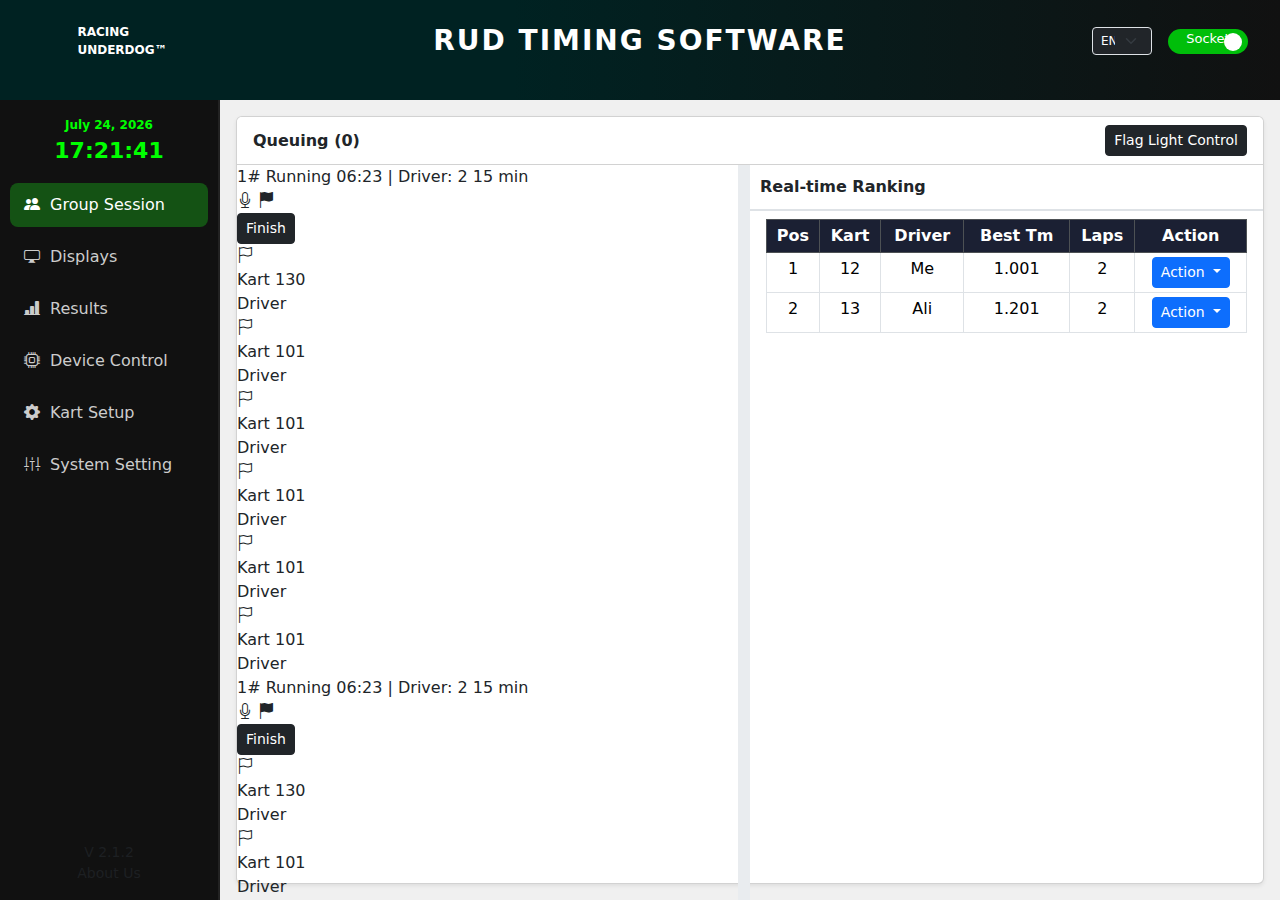
<file: index.html>
<!DOCTYPE html>
<html lang="en">
<head>
    <meta charset="utf-8">
    <meta name="viewport" content="initial-scale=1, width=device-width, viewport-fit=cover">
    <title>RUD TIMING SOFTWARE</title>
    <link href="https://cdn.jsdelivr.net/npm/bootstrap@5.3.3/dist/css/bootstrap.min.css" rel="stylesheet">
    <link rel="stylesheet" href="https://cdn.jsdelivr.net/npm/bootstrap-icons@1.11.3/font/bootstrap-icons.css">
    <link rel="stylesheet" href="src/css/style.css">
</head>
<body>
    <header class="header_bar">
        <div class="container-fluid">
            <div class="row align-items-center">
                <div class="col-md-2 d-flex align-items-center">
                    <div class="d-flex align-items-center">
                        <div class="logo d-flex align-items-center justify-content-center text-white fw-bold" style="font-size: 12px;">
                            RACING<br>UNDERDOG™
                        </div>
                    </div>
                </div>
                <div class="col-md-8 text-center">
                    <h1 class="m-0 fw-bold" style="font-size: 28px; letter-spacing: 2px;">RUD TIMING SOFTWARE</h1>
                </div>
                <div class="col-md-2 d-flex justify-content-end align-items-center gap-3">
                    <select class="form-select form-select-sm bg-dark text-white" style="width: 60px; font-size: 12px;">
                        <option value="en" selected>EN</option>
                        <option value="my">MY</option>
                    </select>
                    <label class="switch">
                        <input type="checkbox" checked>
                        <span class="slider round">Socket</span>
                    </label>
                </div>
            </div>
        </div>
    </header>

    <div class="app_shell">
        <div class="app_row">
            <aside class="sidebar">
                <div class="sidebar_time">
                    <div id="date" style="font-size:12px;"></div>
                    <div id="clock" style="font-size:22px;"></div>
                </div>
                <nav class="flex-grow-1">
                    <ul class="nav flex-column">
                        <li class="nav-item"><a class="nav-link active" href="#"><i class="bi bi-people-fill"></i> Group Session</a></li>
                        <li class="nav-item"><a class="nav-link" href="#"><i class="bi bi-display"></i> Displays</a></li>
                        <li class="nav-item"><a class="nav-link" href="result.html"><i class="bi bi-bar-chart-line-fill"></i> Results</a></li>
                        <li class="nav-item"><a class="nav-link" href="#"><i class="bi bi-cpu"></i> Device Control</a></li>
                        <li class="nav-item"><a class="nav-link" href="kartSetup.html"><i class="bi bi-gear-fill"></i> Kart Setup</a></li>
                        <li class="nav-item"><a class="nav-link" href="setting.html"><i class="bi bi-sliders2-vertical"></i> System Setting</a></li>
                    </ul>
                </nav>
                <div class="text-center text-muted small pb-3">
                    <div>V 2.1.2</div>
                    <div>About Us</div>
                </div>
            </aside>

            <main class="main-content">
                <div class="card app_card shadow-sm w-100">
                    <div class="card-header card_header_with_controls bg-white d-flex justify-content-between align-items-center">
                        <span class=" fw-bold">Queuing (0)</span>
                        <div >
                            <span class="flag green"></span>
                            <span class="flag yellow"></span>
                            <span class="flag red"></span>
                            <span class="flag red"></span>
                            <button class="btn btn-sm btn-dark ms-2">Flag Light Control</button>
                        </div>
                    </div>

                    <div class="card_body app_card_body main_content_layout">
                        <div class="row g-0 h-100">
                            <!-- Main content -->
                            <div class="col-lg-6 col-md-6 col-12 thick_border_end">
                                <!-- Running Session Status Bar -->
                                <div class="session_status_bar">
                                    <div class="session_info">
                                        <span>1#</span>
                                        <span class="session_badge running">Running</span>
                                        <span class="session_details">06:23 | Driver: 2</span>
                                        <span class="session_badge red">15 min</span>
                                        <div class="session_icons">
                                            <i class="bi bi-mic"></i>
                                            <i class="bi bi-flag-fill"></i>
                                        </div>
                                    </div>
                                    <button class="btn btn-dark btn-sm finish_btn">Finish</button>
                                </div>

                                <!-- Kart Display Section -->
                                <div class="kart_display_section">
                                    <div class="kart_display_grid">
                                        <div class="kart_display_card">
                                            <div class="kart_icon">
                                                <i class="bi bi-flag"></i>
                                            </div>
                                            <div class="kart_display_number">Kart 130</div>
                                            <div class="kart_display_driver">Driver</div>
                                        </div>
                                        <div class="kart_display_card">
                                            <div class="kart_icon">
                                                <i class="bi bi-flag"></i>
                                            </div>
                                            <div class="kart_display_number">Kart 101</div>
                                            <div class="kart_display_driver">Driver</div>
                                        </div>
                                        <div class="kart_display_card">
                                            <div class="kart_icon">
                                                <i class="bi bi-flag"></i>
                                            </div>
                                            <div class="kart_display_number">Kart 101</div>
                                            <div class="kart_display_driver">Driver</div>
                                        </div>
                                        <div class="kart_display_card">
                                            <div class="kart_icon">
                                                <i class="bi bi-flag"></i>
                                            </div>
                                            <div class="kart_display_number">Kart 101</div>
                                            <div class="kart_display_driver">Driver</div>
                                        </div>
                                        <div class="kart_display_card">
                                            <div class="kart_icon">
                                                <i class="bi bi-flag"></i>
                                            </div>
                                            <div class="kart_display_number">Kart 101</div>
                                            <div class="kart_display_driver">Driver</div>
                                        </div>
                                        <div class="kart_display_card">
                                            <div class="kart_icon">
                                                <i class="bi bi-flag"></i>
                                            </div>
                                            <div class="kart_display_number">Kart 101</div>
                                            <div class="kart_display_driver">Driver</div>
                                        </div>
                                    </div>
                                </div>

                                <!-- Running Session Status Bar -->
                                <div class="session_status_bar">
                                    <div class="session_info">
                                        <span>1#</span>
                                        <span class="session_badge running">Running</span>
                                        <span class="session_details">06:23 | Driver: 2</span>
                                        <span class="session_badge red">15 min</span>
                                        <div class="session_icons">
                                            <i class="bi bi-mic"></i>
                                            <i class="bi bi-flag-fill"></i>
                                        </div>
                                    </div>
                                    <button class="btn btn-dark btn-sm finish_btn">Finish</button>
                                </div>

                                <!-- Kart Display Section -->
                                <div class="kart_display_section">
                                    <div class="kart_display_grid">
                                        <div class="kart_display_card">
                                            <div class="kart_icon">
                                                <i class="bi bi-flag"></i>
                                            </div>
                                            <div class="kart_display_number">Kart 130</div>
                                            <div class="kart_display_driver">Driver</div>
                                        </div>
                                        <div class="kart_display_card">
                                            <div class="kart_icon">
                                                <i class="bi bi-flag"></i>
                                            </div>
                                            <div class="kart_display_number">Kart 101</div>
                                            <div class="kart_display_driver">Driver</div>
                                        </div>
                                        <div class="kart_display_card">
                                            <div class="kart_icon">
                                                <i class="bi bi-flag"></i>
                                            </div>
                                            <div class="kart_display_number">Kart 101</div>
                                            <div class="kart_display_driver">Driver</div>
                                        </div>
                                        <div class="kart_display_card">
                                            <div class="kart_icon">
                                                <i class="bi bi-flag"></i>
                                            </div>
                                            <div class="kart_display_number">Kart 101</div>
                                            <div class="kart_display_driver">Driver</div>
                                        </div>
                                        <div class="kart_display_card">
                                            <div class="kart_icon">
                                                <i class="bi bi-flag"></i>
                                            </div>
                                            <div class="kart_display_number">Kart 101</div>
                                            <div class="kart_display_driver">Driver</div>
                                        </div>
                                        <div class="kart_display_card">
                                            <div class="kart_icon">
                                                <i class="bi bi-flag"></i>
                                            </div>
                                            <div class="kart_display_number">Kart 101</div>
                                            <div class="kart_display_driver">Driver</div>
                                        </div>
                                    </div>
                                </div>

                                <div class="no_data_wrap">
                                    <!-- <div class="no_data_center">
                                        <p class="text-muted m-0">No drivers queued.</p>
                                    </div> -->
                                    <div class="add_session_bar">
                                        <button class="btn btn_custom">Add Session</button>
                                    </div>
                                </div>
                            </div>
                        
                            <!-- Ranking panel -->
                            <div class="col-lg-6 col-md-6 col-12">
                                <div class="ranking_header">Real-time Ranking</div>
                                <div class="p-3 pt-2">
                                    <table class="table table-sm table-bordered mb-0 text-center">
                                        <thead class="table-dark">
                                            <tr>
                                                <th>Pos</th>
                                                <th>Kart</th>
                                                <th>Driver</th>
                                                <th>Best Tm</th>
                                                <th>Laps</th>
                                                <th>Action</th>
                                            </tr>
                                        </thead>
                                        <tbody>
                                            <tr>
                                                <!-- <td colspan="6" class="text-muted">No data</td> -->
                                                <td>1</td>
                                                <td>12</td>
                                                <td>Me</td>
                                                <td>1.001</td>
                                                <td>2</td>
                                                <td>
                                                    <div class="btn-group">
                                                        <button class="btn btn-sm btn-primary dropdown-toggle" data-bs-toggle="dropdown">
                                                        Action
                                                        </button>
                                                        <ul class="dropdown-menu dropdown-menu-end">
                                                        <li>
                                                            <input type="number" step="0.001" class="form-control form-control-sm" placeholder="Penalty (sec)">
                                                        </li>
                                                        <li><hr class="dropdown-divider"></li>
                                                        <li><a class="dropdown-item text-warning" href="#">Disqualified (DQ)</a></li>
                                                        <li><a class="dropdown-item text-danger" href="#">Did Not Finish (DNF)</a></li>
                                                        </ul>
                                                    </div>
                                                </td>
                                            </tr>
                                            <tr>
                                                
                                                <td>2</td>
                                                <td>13</td>
                                                <td>Ali</td>
                                                <td>1.201</td>
                                                <td>2</td>
                                                <td>
                                                    <div class="btn-group">
                                                        <button class="btn btn-sm btn-primary dropdown-toggle" data-bs-toggle="dropdown">
                                                        Action
                                                        </button>
                                                        <ul class="dropdown-menu dropdown-menu-end">
                                                        <li>
                                                            <input type="number" step="0.001" class="form-control form-control-sm" placeholder="Penalty (sec)">
                                                        </li>
                                                        <li><hr class="dropdown-divider"></li>
                                                        <li><a class="dropdown-item text-warning" href="#">Disqualified (DQ)</a></li>
                                                        <li><a class="dropdown-item text-danger" href="#">Did Not Finish (DNF)</a></li>
                                                        </ul>
                                                    </div>
                                                </td>
                                            </tr>
                                        </tbody>
                                    </table>
                                </div>
                            </div>
                        </div>
                    </div>
                </div>
            </main>
        </div>
    </div>
    <script src="https://cdn.jsdelivr.net/npm/bootstrap@5.3.3/dist/js/bootstrap.bundle.min.js"></script>
    <script>
        // Live Clock
        function updateClock() {
            const now = new Date();
            const dateStr = now.toLocaleDateString("en-US", { year: "numeric", month: "long", day: "numeric" });
            const timeStr = now.toLocaleTimeString("en-US", { hour12: false });
            document.getElementById("date").textContent = dateStr;
            document.getElementById("clock").textContent = timeStr;
        }
        setInterval(updateClock, 1000);
        updateClock();  
    </script>
</body>
</html>
</file>
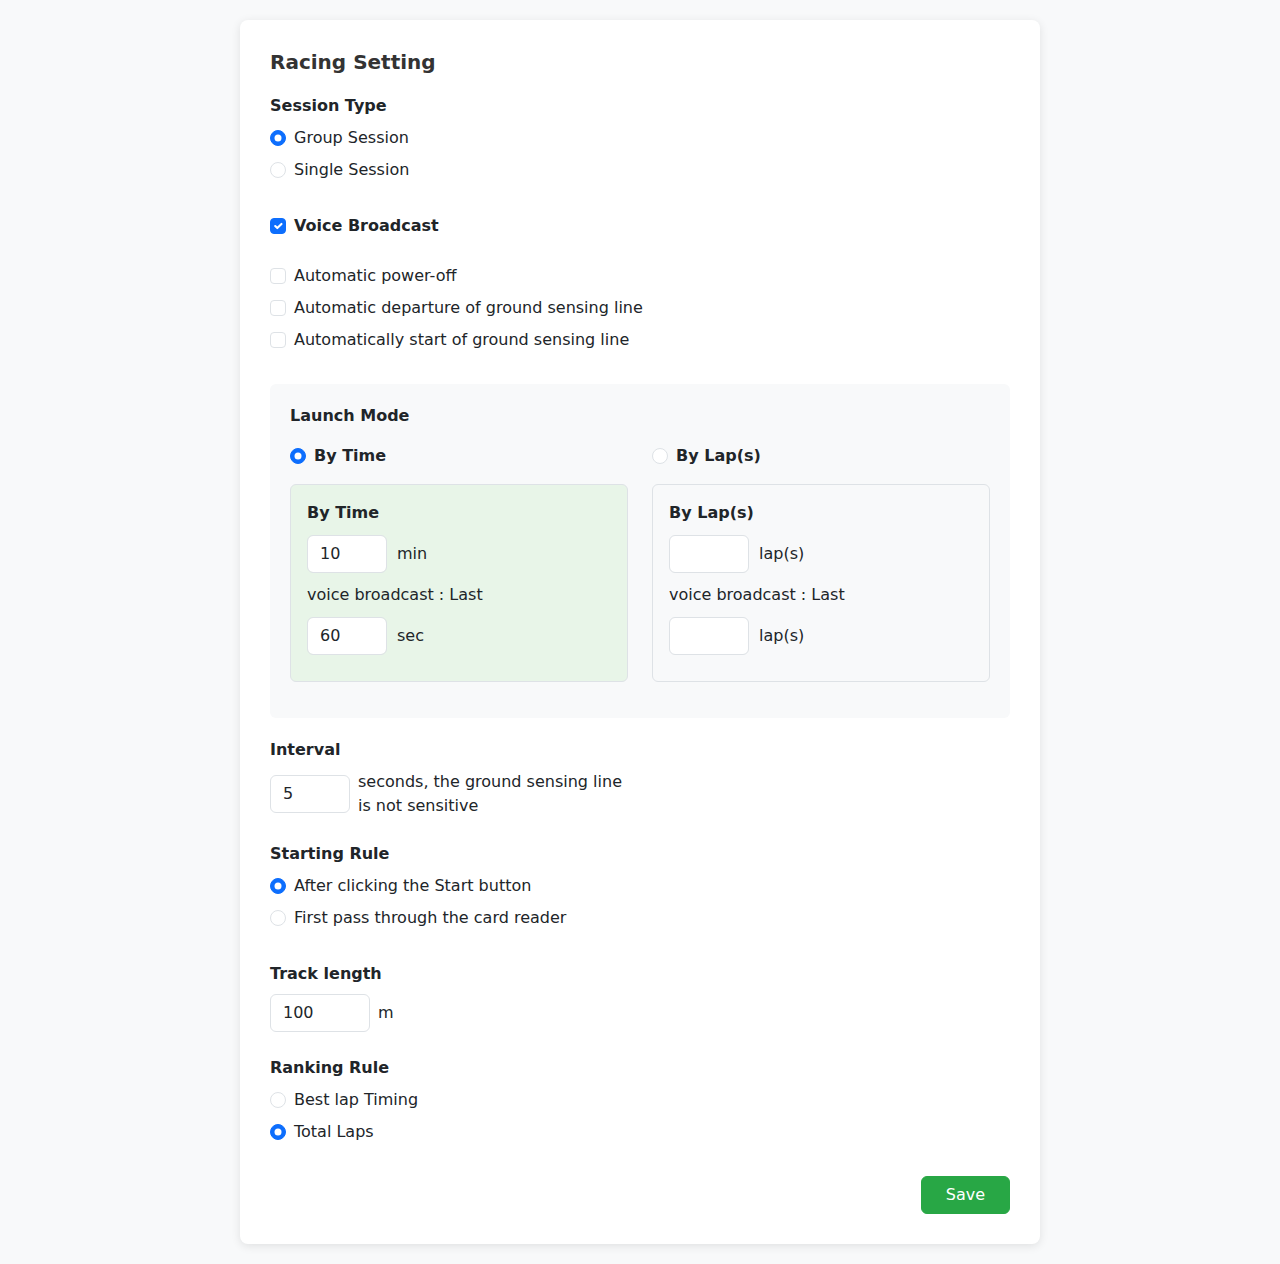
<file: paste.html>
<!DOCTYPE html>
<html lang="en">
<head>
    <meta charset="UTF-8">
    <meta name="viewport" content="width=device-width, initial-scale=1.0">
    <title>Racing Settings</title>
    <link href="https://cdnjs.cloudflare.com/ajax/libs/bootstrap/5.3.0/css/bootstrap.min.css" rel="stylesheet">
    <style>
        body {
            background-color: #f8f9fa;
            padding: 20px;
        }
        .settings-container {
            max-width: 800px;
            margin: 0 auto;
            background: white;
            border-radius: 8px;
            padding: 30px;
            box-shadow: 0 2px 10px rgba(0,0,0,0.1);
        }
        .section-title {
            font-size: 1.25rem;
            font-weight: 600;
            margin-bottom: 20px;
            color: #333;
        }
        .launch-mode-section {
            background-color: #f8f9fa;
            border-radius: 6px;
            padding: 20px;
            margin: 20px 0;
        }
        .time-input-group {
            display: flex;
            align-items: center;
            gap: 10px;
            margin: 10px 0;
        }
        .time-input {
            width: 80px;
        }
        .save-btn {
            background-color: #28a745;
            border-color: #28a745;
        }
        .save-btn:hover {
            background-color: #218838;
            border-color: #1e7e34;
        }
    </style>
</head>
<body>
    <div class="settings-container">
        <h2 class="section-title">Racing Setting</h2>
        
        <form action="#" method="POST">
            <!-- Session Type -->
            <div class="row mb-4">
                <div class="col-md-6">
                    <label class="form-label d-block fw-semibold">Session Type</label>
                    <div class="form-check mb-2">
                        <input class="form-check-input" type="radio" name="session_type" id="group_session" value="group" checked>
                        <label class="form-check-label" for="group_session">
                            Group Session
                        </label>
                    </div>
                    <div class="form-check mb-2">
                        <input class="form-check-input" type="radio" name="session_type" id="single_session" value="single">
                        <label class="form-check-label" for="single_session">
                            Single Session
                        </label>
                    </div>
                </div>
            </div>

            <!-- Voice Broadcast -->
            <div class="row mb-4">
                <div class="col-12">
                    <div class="form-check">
                        <input class="form-check-input" type="checkbox" id="voice_broadcast" name="voice_broadcast" checked>
                        <label class="form-check-label fw-semibold" for="voice_broadcast">
                            Voice Broadcast
                        </label>
                    </div>
                </div>
            </div>

            <!-- Additional Options -->
            <div class="row mb-4">
                <div class="col-12">
                    <div class="form-check mb-2">
                        <input class="form-check-input" type="checkbox" id="auto_power_off" name="auto_power_off">
                        <label class="form-check-label" for="auto_power_off">
                            Automatic power-off
                        </label>
                    </div>
                    <div class="form-check mb-2">
                        <input class="form-check-input" type="checkbox" id="auto_departure" name="auto_departure">
                        <label class="form-check-label" for="auto_departure">
                            Automatic departure of ground sensing line
                        </label>
                    </div>
                    <div class="form-check mb-2">
                        <input class="form-check-input" type="checkbox" id="auto_start" name="auto_start">
                        <label class="form-check-label" for="auto_start">
                            Automatically start of ground sensing line
                        </label>
                    </div>
                </div>
            </div>

            <!-- Launch Mode -->
            <div class="launch-mode-section">
                <label class="form-label d-block fw-semibold mb-3">Launch Mode</label>
                
                <div class="row">
                    <div class="col-md-6">
                        <div class="form-check mb-3">
                            <input class="form-check-input" type="radio" name="launch_mode" id="by_time" value="time" checked>
                            <label class="form-check-label fw-semibold" for="by_time">
                                By Time
                            </label>
                        </div>
                        
                        <div class="border rounded p-3 mb-3" style="background-color: #e8f5e8;">
                            <div class="fw-semibold mb-2">By Time</div>
                            <div class="time-input-group">
                                <input type="number" class="form-control time-input" value="10" min="0" name="time_minutes">
                                <span>min</span>
                            </div>
                            <div class="time-input-group">
                                <span>voice broadcast : Last</span>
                            </div>
                            <div class="time-input-group">
                                <input type="number" class="form-control time-input" value="60" min="0" name="time_seconds">
                                <span>sec</span>
                            </div>
                        </div>
                    </div>
                    
                    <div class="col-md-6">
                        <div class="form-check mb-3">
                            <input class="form-check-input" type="radio" name="launch_mode" id="by_laps" value="laps">
                            <label class="form-check-label fw-semibold" for="by_laps">
                                By Lap(s)
                            </label>
                        </div>
                        
                        <div class="border rounded p-3 mb-3">
                            <div class="fw-semibold mb-2">By Lap(s)</div>
                            <div class="time-input-group">
                                <input type="number" class="form-control time-input" value="" min="0" name="laps_count">
                                <span>lap(s)</span>
                            </div>
                            <div class="time-input-group">
                                <span>voice broadcast : Last</span>
                            </div>
                            <div class="time-input-group">
                                <input type="number" class="form-control time-input" value="" min="0" name="laps_final">
                                <span>lap(s)</span>
                            </div>
                        </div>
                    </div>
                </div>
            </div>

            <!-- Interval -->
            <div class="row mb-4">
                <div class="col-md-6">
                    <label class="form-label fw-semibold">Interval</label>
                    <div class="d-flex align-items-center gap-2">
                        <input type="number" class="form-control" style="width: 80px;" value="5" min="0" name="interval">
                        <span>seconds, the ground sensing line is not sensitive</span>
                    </div>
                </div>
            </div>

            <!-- Starting Rule -->
            <div class="row mb-4">
                <div class="col-12">
                    <label class="form-label d-block fw-semibold">Starting Rule</label>
                    <div class="form-check mb-2">
                        <input class="form-check-input" type="radio" name="starting_rule" id="after_start_button" value="button" checked>
                        <label class="form-check-label" for="after_start_button">
                            After clicking the Start button
                        </label>
                    </div>
                    <div class="form-check mb-2">
                        <input class="form-check-input" type="radio" name="starting_rule" id="first_pass" value="card_reader">
                        <label class="form-check-label" for="first_pass">
                            First pass through the card reader
                        </label>
                    </div>
                </div>
            </div>

            <!-- Track Length -->
            <div class="row mb-4">
                <div class="col-md-6">
                    <label class="form-label fw-semibold">Track length</label>
                    <div class="d-flex align-items-center gap-2">
                        <input type="number" class="form-control" style="width: 100px;" value="100" min="0" name="track_length">
                        <span>m</span>
                    </div>
                </div>
            </div>

            <!-- Ranking Rule -->
            <div class="row mb-4">
                <div class="col-12">
                    <label class="form-label d-block fw-semibold">Ranking Rule</label>
                    <div class="form-check mb-2">
                        <input class="form-check-input" type="radio" name="ranking_rule" id="best_lap_timing" value="best_lap">
                        <label class="form-check-label" for="best_lap_timing">
                            Best lap Timing
                        </label>
                    </div>
                    <div class="form-check mb-2">
                        <input class="form-check-input" type="radio" name="ranking_rule" id="total_laps" value="total_laps" checked>
                        <label class="form-check-label" for="total_laps">
                            Total Laps
                        </label>
                    </div>
                </div>
            </div>

            <!-- Save Button -->
            <div class="row">
                <div class="col-12 text-end">
                    <button type="submit" class="btn btn-success save-btn px-4">Save</button>
                </div>
            </div>
        </form>
    </div>

    <script src="https://cdnjs.cloudflare.com/ajax/libs/bootstrap/5.3.0/js/bootstrap.bundle.min.js"></script>
    <script>
        // Toggle launch mode sections based on selection
        document.querySelectorAll('input[name="launch_mode"]').forEach(radio => {
            radio.addEventListener('change', function() {
                // You can add logic here to show/hide sections or update UI
                console.log('Launch mode changed to:', this.value);
            });
        });

        // Form submission handler
        document.querySelector('form').addEventListener('submit', function(e) {
            e.preventDefault();
            
            // Collect form data
            const formData = new FormData(this);
            const data = {};
            
            for (let [key, value] of formData.entries()) {
                if (data[key]) {
                    // Handle multiple values (like checkboxes)
                    if (Array.isArray(data[key])) {
                        data[key].push(value);
                    } else {
                        data[key] = [data[key], value];
                    }
                } else {
                    data[key] = value;
                }
            }
            
            console.log('Form data:', data);
            alert('Settings saved successfully!');
        });
    </script>
</body>
</html>
</file>
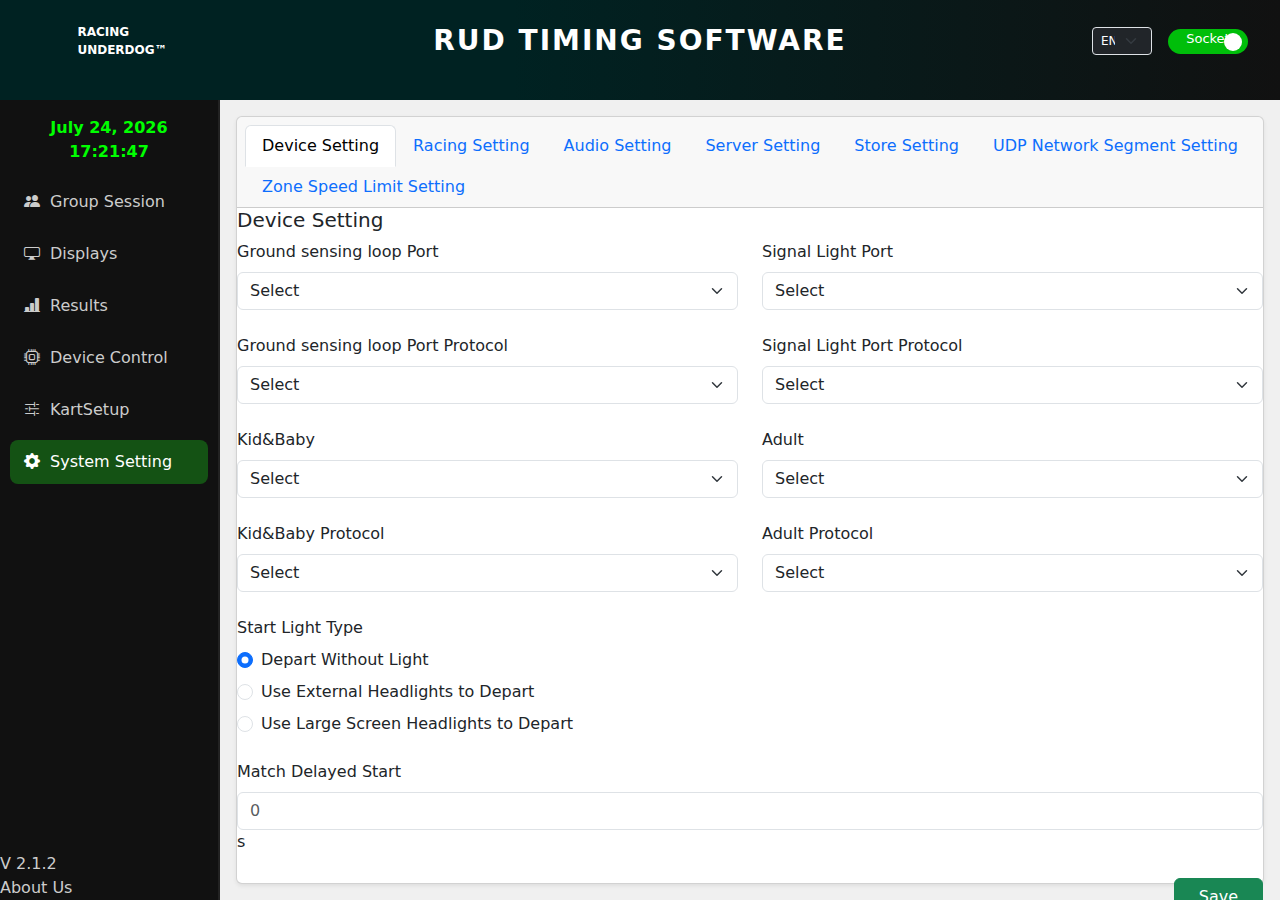
<file: setting.html>
<!DOCTYPE html>
<html lang="en">
<head>
    <meta charset="utf-8">
    <meta name="viewport" content="initial-scale=1, width=device-width, viewport-fit=cover">
    <title>RUD TIMING SOFTWARE</title>
    <link href="https://cdn.jsdelivr.net/npm/bootstrap@5.3.3/dist/css/bootstrap.min.css" rel="stylesheet">
    <link rel="stylesheet" href="https://cdn.jsdelivr.net/npm/bootstrap-icons@1.11.3/font/bootstrap-icons.css">
    <link rel="stylesheet" href="src/css/style.css">
</head>
<body>
    <header class="header_bar">
        <div class="container-fluid">
            <div class="row align-items-center">
                <div class="col-md-2 d-flex align-items-center">
                    <div class="d-flex align-items-center">
                        <div class="logo d-flex align-items-center justify-content-center text-white fw-bold" style="font-size: 12px;">
                            RACING<br>UNDERDOG™
                        </div>
                    </div>
                </div>
                <div class="col-md-8 text-center">
                    <h1 class="m-0 fw-bold" style="font-size: 28px; letter-spacing: 2px;">RUD TIMING SOFTWARE</h1>
                </div>
                <div class="col-md-2 d-flex justify-content-end align-items-center gap-3">
                    <select class="form-select form-select-sm bg-dark text-white" style="width: 60px; font-size: 12px;">
                        <option value="en" selected>EN</option>
                        <option value="my">MY</option>
                    </select>
                    <label class="switch">
                        <input type="checkbox" checked>
                        <span class="slider round">Socket</span>
                    </label>
                </div>
            </div>
        </div>
    </header>

    <div class="app_shell">
        <div class="app_row">
            <aside class="sidebar">
                <div class="sidebar_time">
                    <div id="date"></div>
                    <div id="clock"></div>
                </div>
                <nav class="flex-grow-1">
                    <ul class="nav flex-column">
                        <li class="nav-item"><a class="nav-link" href="index.html"><i class="bi bi-people-fill"></i> Group Session</a></li>
                        <li class="nav-item"><a class="nav-link" href="#"><i class="bi bi-display"></i> Displays</a></li>
                        <li class="nav-item"><a class="nav-link" href="result.html"><i class="bi bi-bar-chart-line-fill"></i> Results</a></li>
                        <li class="nav-item"><a class="nav-link" href="#"><i class="bi bi-cpu"></i> Device Control</a></li>
                        <li class="nav-item"><a class="nav-link" href="kartSetup.html"><i class="bi bi-sliders2"></i> KartSetup</a></li>
                        <li class="nav-item"><a class="nav-link active" href="#"><i class="bi bi-gear-fill"></i> System Setting</a></li>
                    </ul>
                </nav>
                <div class="version-info">
                    <div>V 2.1.2</div>
                    <div>About Us</div>
                </div>
            </aside>

            <main class="main-content">
                <div class="card app_card shadow-sm w-100">
                    <div class="card-header">
                        <ul class="nav nav-tabs card-header-tabs" id="settingsTabs" role="tablist">
                            <li class="nav-item" role="presentation">
                                <button class="nav-link active" id="device-tab" data-bs-toggle="tab" data-bs-target="#device" type="button" role="tab" aria-controls="device" aria-selected="true">Device Setting</button>
                            </li>
                            <li class="nav-item" role="presentation">
                                <button class="nav-link" id="racing-tab" data-bs-toggle="tab" data-bs-target="#racing" type="button" role="tab" aria-controls="racing" aria-selected="false">Racing Setting</button>
                            </li>
                            <li class="nav-item" role="presentation">
                                <button class="nav-link" id="audio-tab" data-bs-toggle="tab" data-bs-target="#audio" type="button" role="tab" aria-controls="audio" aria-selected="false">Audio Setting</button>
                            </li>
                            <li class="nav-item" role="presentation">
                                <button class="nav-link" id="server-tab" data-bs-toggle="tab" data-bs-target="#server" type="button" role="tab" aria-controls="server" aria-selected="false">Server Setting</button>
                            </li>
                            <li class="nav-item" role="presentation">
                                <button class="nav-link" id="store-tab" data-bs-toggle="tab" data-bs-target="#store" type="button" role="tab" aria-controls="store" aria-selected="false">Store Setting</button>
                            </li>
                            <li class="nav-item" role="presentation">
                                <button class="nav-link" id="udp-tab" data-bs-toggle="tab" data-bs-target="#udp" type="button" role="tab" aria-controls="udp" aria-selected="false">UDP Network Segment Setting</button>
                            </li>
                            <li class="nav-item" role="presentation">
                                <button class="nav-link" id="zone-tab" data-bs-toggle="tab" data-bs-target="#zone" type="button" role="tab" aria-controls="zone" aria-selected="false">Zone Speed Limit Setting</button>
                            </li>
                        </ul>
                    </div>

                    <div class="card_body app_card_body tab-content" id="settingsTabsContent">
                        <!-- Device Setting Tab -->
                        <div class="tab-pane fade show active" id="device" role="tabpanel" aria-labelledby="device-tab">
                            <h5>Device Setting</h5>
                            <form>
                                <div class="row mb-4">
                                    <div class="col-md-6">
                                        <label class="form-label">Ground sensing loop Port</label>
                                        <select class="form-select">
                                            <option>Select</option>
                                            <option>COM1</option>
                                            <option>COM2</option>
                                            <option>COM3</option>
                                            <option>COM4</option>
                                        </select>
                                    </div>
                                    <div class="col-md-6">
                                        <label class="form-label">Signal Light Port</label>
                                        <select class="form-select">
                                            <option>Select</option>
                                            <option>COM1</option>
                                            <option>COM2</option>
                                            <option>COM3</option>
                                            <option>COM4</option>
                                        </select>
                                    </div>
                                </div>

                                <div class="row mb-4">
                                    <div class="col-md-6">
                                        <label class="form-label">Ground sensing loop Port Protocol</label>
                                        <select class="form-select">
                                            <option>Select</option>
                                            <option>RS232</option>
                                            <option>RS485</option>
                                            <option>TCP/IP</option>
                                        </select>
                                    </div>
                                    <div class="col-md-6">
                                        <label class="form-label">Signal Light Port Protocol</label>
                                        <select class="form-select">
                                            <option>Select</option>
                                            <option>RS232</option>
                                            <option>RS485</option>
                                            <option>TCP/IP</option>
                                        </select>
                                    </div>
                                </div>

                                <div class="row mb-4">
                                    <div class="col-md-6">
                                        <label class="form-label">Kid&Baby</label>
                                        <select class="form-select">
                                            <option>Select</option>
                                            <option>Port A</option>
                                            <option>Port B</option>
                                            <option>Port C</option>
                                        </select>
                                    </div>
                                    <div class="col-md-6">
                                        <label class="form-label">Adult</label>
                                        <select class="form-select">
                                            <option>Select</option>
                                            <option>Port A</option>
                                            <option>Port B</option>
                                            <option>Port C</option>
                                        </select>
                                    </div>
                                </div>

                                <div class="row mb-4">
                                    <div class="col-md-6">
                                        <label class="form-label">Kid&Baby Protocol</label>
                                        <select class="form-select">
                                            <option>Select</option>
                                            <option>Protocol A</option>
                                            <option>Protocol B</option>
                                            <option>Protocol C</option>
                                        </select>
                                    </div>
                                    <div class="col-md-6">
                                        <label class="form-label">Adult Protocol</label>
                                        <select class="form-select">
                                            <option>Select</option>
                                            <option>Protocol A</option>
                                            <option>Protocol B</option>
                                            <option>Protocol C</option>
                                        </select>
                                    </div>
                                </div>

                                <div class="mb-4">
                                    <label class="form-label d-block">Start Light Type</label>
                                    <div class="form-check mb-2">
                                        <input class="form-check-input" type="radio" name="startLight" id="departNoLight" checked>
                                        <label class="form-check-label" for="departNoLight">
                                            Depart Without Light
                                        </label>
                                    </div>
                                    <div class="form-check mb-2">
                                        <input class="form-check-input" type="radio" name="startLight" id="externalLight">
                                        <label class="form-check-label" for="externalLight">
                                            Use External Headlights to Depart
                                        </label>
                                    </div>
                                    <div class="form-check">
                                        <input class="form-check-input" type="radio" name="startLight" id="screenLight">
                                        <label class="form-check-label" for="screenLight">
                                            Use Large Screen Headlights to Depart
                                        </label>
                                    </div>
                                </div>

                                <div class="mb-4">
                                    <label class="form-label d-block">Match Delayed Start</label>
                                    <div class="delay-input-group">
                                        <input type="number" class="form-control" placeholder="0" min="0" max="60">
                                        <span>s</span>
                                    </div>
                                </div>

                                <div class="text-end">
                                    <button type="submit" class="btn btn-success px-4">Save</button>
                                </div>
                            </form>
                        </div>

                        <!-- Racing Setting Tab -->
                        <div class="tab-pane fade" id="racing" role="tabpanel" aria-labelledby="racing-tab">
                            <h5>Racing Setting</h5>

                        </div>

                        <!-- Audio Setting Tab -->
                        <div class="tab-pane fade" id="audio" role="tabpanel" aria-labelledby="audio-tab">
                            <h5>Audio Setting</h5>
                           
                        </div>

                        <!-- Server Setting Tab -->
                        <div class="tab-pane fade" id="server" role="tabpanel" aria-labelledby="server-tab">
                            <h5>Server Setting</h5>
                            <form>
                                <div class="row mb-4">
                                    <div class="col-md-6">
                                        <label class="form-label">service</label>
                                            <select class="form-select">
                                                <option>Select</option>
                                                <option>General Service</option>
                                                <option>test</option>
                                                <option>test</option>
                                            </select>
                                    </div>
                                </div>
                                <div class="row mb-4">
                                    <div class="col-md-6">
                                        <label class="form-label">Organization Code</label>
                                        <input type="text" class="form-control" placeholder="">
                                    </div>
                                    <div class="col-md-6">
                                        <label class="form-label">Domain Name Address</label>
                                        <input type="text" class="form-control" placeholder="https://abc.com" >
                                    </div>
                                </div>
                                <div class="row mb-4">
                                    <div class="col-md-6">
                                        <label class="form-label">WebSocket Address</label>
                                        <input type="text" class="form-control" name="websocket" placeholder="168.176.200.2">
                                    </div>
                                    <div class="col-md-6">
                                        <label class="form-label"> System Logo</label>
                                        <input type="file" class="form-control" name="logo">
                                    </div>
                                </div>
                                <div class="text-end">
                                    <button type="submit" class="btn btn-success px-4">Save</button>
                                </div>
                            </form>
                        </div>

                        <!-- Store Setting Tab -->
                        <div class="tab-pane fade" id="store" role="tabpanel" aria-labelledby="store-tab">
                            <h5>Store Setting</h5>
                            
                        </div>

                        <!-- UDP Network Segment Setting Tab -->
                        <div class="tab-pane fade" id="udp" role="tabpanel" aria-labelledby="udp-tab">
                            <h5>UDP Network Segment Setting</h5>
                            
                        </div>

                        <!-- Zone Speed Limit Setting Tab -->
                        <div class="tab-pane fade" id="zone" role="tabpanel" aria-labelledby="zone-tab">
                            <h5>Zone Speed Limit Setting</h5>
                            
                        </div>
                    </div>
                </div>
            </main>
        </div>
    </div>

    <script src="https://cdn.jsdelivr.net/npm/bootstrap@5.3.3/dist/js/bootstrap.bundle.min.js"></script>
    <script>
        // Live Clock
        function updateClock() {
            const now = new Date();
            const dateStr = now.toLocaleDateString("en-US", { 
                year: "numeric", 
                month: "long", 
                day: "numeric" 
            });
            const timeStr = now.toLocaleTimeString("en-US", { 
                hour12: false,
                hour: '2-digit',
                minute: '2-digit',
                second: '2-digit'
            });
            document.getElementById("date").textContent = dateStr;
            document.getElementById("clock").textContent = timeStr;
        }
        setInterval(updateClock, 1000);
        updateClock();

        // Form submission handlers
        document.querySelectorAll('form').forEach(form => {
            form.addEventListener('submit', function(e) {
                e.preventDefault();
                
                // Show success message
                const button = this.querySelector('button[type="submit"]');
                const originalText = button.textContent;
                button.textContent = 'Saved!';
                button.classList.remove('btn-success');
                button.classList.add('btn-outline-success');
                
                setTimeout(() => {
                    button.textContent = originalText;
                    button.classList.remove('btn-outline-success');
                    button.classList.add('btn-success');
                }, 2000);
            });
        });

        // Socket toggle functionality
        const socketToggle = document.querySelector('.switch input');
        const socketSlider = document.querySelector('.slider');
        
        socketToggle.addEventListener('change', function() {
            if (this.checked) {
                console.log('Socket connected');
            } else {
                console.log('Socket disconnected');
            }
        });
    </script>
</body>
</html>
</file>
<file: src/css/style.css>
@import url('https://fonts.googleapis.com/css2?family=Raleway&display=swap');
@import url('https://fonts.googleapis.com/css2?family=Nunito+Sans:opsz@6..12&display=swap');

html, body { height: 100%; }
body { margin: 0; display: flex; flex-direction: column; background: #f0f0f0; }

.header_bar {
    background: linear-gradient(90deg, #022 40%, #111 100%);
    color: #fff;
    padding: 16px 20px;
    height: 100px;
    flex-shrink: 0;
}
.logo { width: 180px; height: 50px; object-fit: contain; }

.app_shell { flex: 1; min-height: 0; overflow: hidden; }
.app_row { display: flex; height: 100%; min-height: 0; }

.sidebar {
    width: 220px;
    background: #111;
    border-right: 2px solid #222;
    color: #ccc;
    display: flex;
    flex-direction: column;
    padding-top: 16px;
}
.sidebar .nav-link { color: #ccc; border-radius: 8px; padding: 10px 14px; margin: 4px 10px; display: flex; align-items: center; }
.sidebar .nav-link i { margin-right: 10px; }
.sidebar .nav-link.active, .sidebar .nav-link:hover { background: #145214; color: #fff; }
.sidebar_time { text-align: center; color: #0f0; font-weight: 700; margin-bottom: 12px; }

.main-content { flex: 1; min-width: 0; padding: 16px; display: flex; flex-direction: column; min-height: 0; }
.card.app_card { flex: 1; display: flex; flex-direction: column; min-height: 0; }
.card_body.app_card_body { flex: 1; display: flex; flex-direction: column; min-height: 0; }

.split_row { display: flex; gap: 0; flex: 1; min-height: 0; }
.split_left, .split_right { display: flex; flex-direction: column; min-width: 0; }
.split_left { flex: 1; }
.split_right { width: 360px; background: #fff; }

.thick_border_end { border-right: 12px solid #e9ecef !important; }

.no_data_wrap { flex: 1; display: flex; flex-direction: column; }
.no_data_center { flex: 1; display: flex; align-items: center; justify-content: center; color: #6c757d; }
.add_session_bar { padding: 12px 0; display: flex; justify-content: center; }

.ranking_header { padding: 10px; border-bottom: 2px solid #dee2e6; font-weight: 700; }
.table-fixed { table-layout: fixed; }
.table thead th { background: #1b2033; color: #fff; }

.flag-light { width: 16px; height: 16px; border-radius: 50%; background: #e74c3c; display: inline-block; margin-right: 8px; }
.btn_custom { background: #145214; color: #fff; }
.btn_custom:hover { background: #0f4010; color: #fff; }

.socket_btn { border-radius: 50px; padding: 4px 12px; font-size: 12px; font-weight: 700; color: #fff; border: none; }
.socket_btn.disconnected { background: #c00; }
.socket_btn.connected { background: #28a745; }

.content-wrap { height: 100vh; display: flex; padding: 16px; gap: 0; }
.card.app_card { flex: 1; display: flex; flex-direction: column; min-height: 0; }
.card_body.app_card_body { flex: 1; display: flex; min-height: 0; padding: 0; }

.split_row { display: flex; flex: 1; min-height: 0; }
.split_left { flex: 1; display: flex; flex-direction: column; min-width: 0; }
.split_right { width: 360px; background: #fff; display: flex; flex-direction: column; min-width: 0; }

.thick_border_end { border-right: 12px solid #e9ecef !important; }

.no_data_wrap { flex: 1; display: flex; flex-direction: column; }
.no_data_center { flex: 1; display: flex; align-items: center; justify-content: center; color: #6c757d; }
.add_session_bar { padding: 12px 0; display: flex; justify-content: center; }

.ranking_header { padding: 10px; border-bottom: 2px solid #dee2e6; font-weight: 700; }
.table thead th { background: #1b2033; color: #fff; }
.table-fixed { table-layout: fixed; }
.btn_custom { background: #145214; color: #fff; }
.btn_custom:hover { background: #0f4010; color: #fff; }

.switch {
    position: relative;
    display: inline-block;
    width: 80px;
    height: 25px;
}

.switch input { 
    opacity: 0;
    width: 0;
    height: 0;
}

.slider {
    position: absolute;
    cursor: pointer;
    top: 0;
    left: 0;
    right: 0;
    bottom: 0;
    background-color: #ff0000;
    -webkit-transition: .4s;
    transition: .4s;
    font-size: 13px;
    text-align:center;
}

.slider:before {
    position: absolute;
    content: "";
    height: 18px;
    width: 18px;
    left: 4px;
    bottom: 3px;
    background-color: white;
    -webkit-transition: .4s;
    transition: .4s;
}

input:checked + .slider {
    background-color: #00be0a;
}

input:focus + .slider {
    box-shadow: 0 0 1px #2196F3;
}

input:checked + .slider:before {
    -webkit-transform: translateX(50px);
    -ms-transform: translateX(50px);
    transform: translateX(52px);
}

/* Rounded sliders */
.slider.round {
    border-radius: 32px;
}

.slider.round:before {
    border-radius: 50%;
}
</file>
